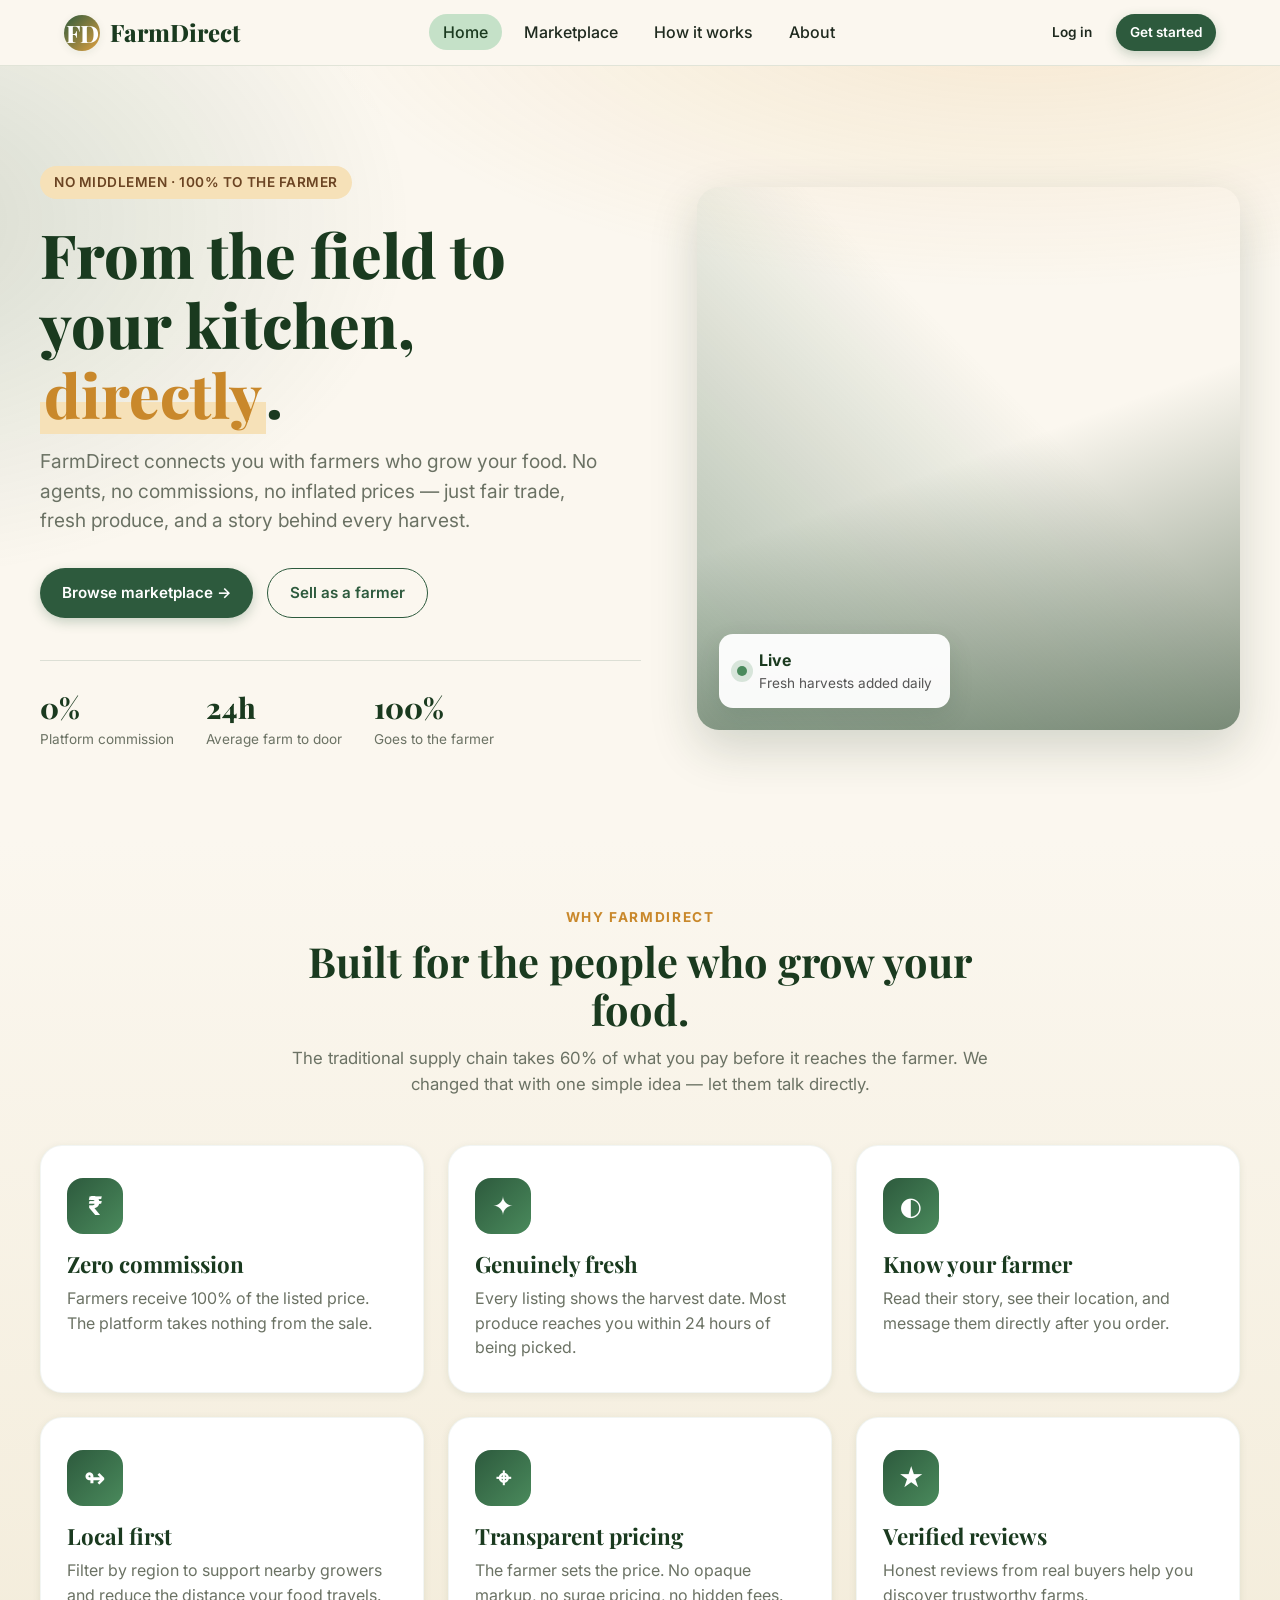
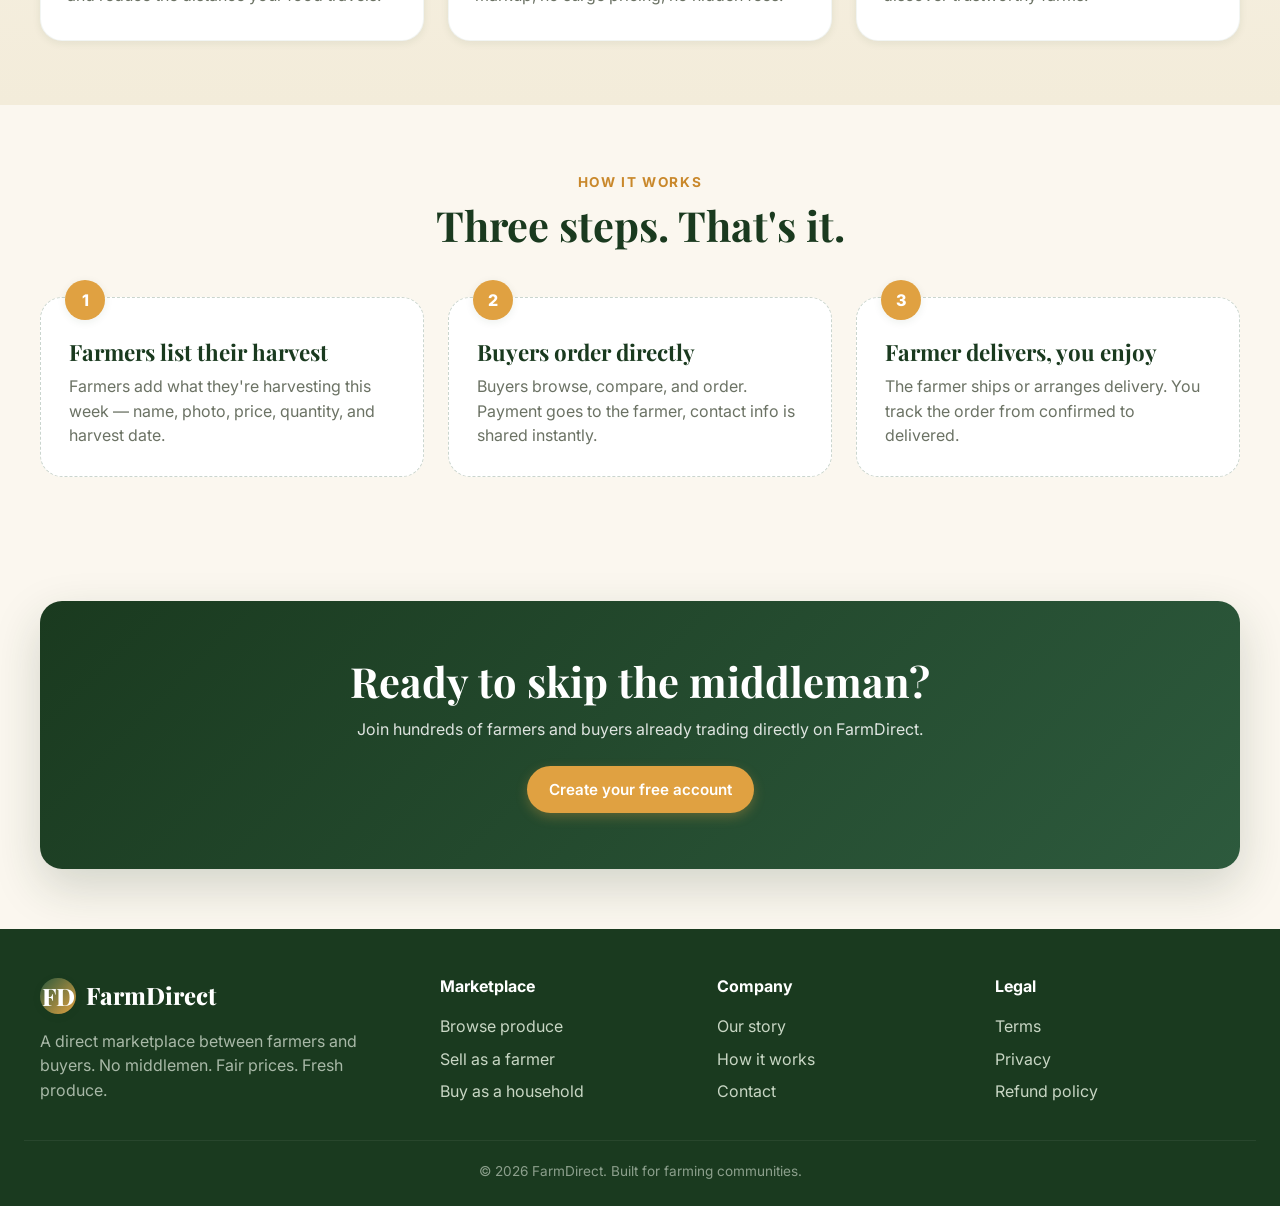
<file: farm-direct/frontend/index.html>
<!doctype html>
<html lang="en">
<head>
<meta charset="utf-8" />
<meta name="viewport" content="width=device-width,initial-scale=1" />
<title>FarmDirect — Farm to Table, with no one in between</title>
<meta name="description" content="A direct marketplace between farmers and buyers. Fair prices, fresh produce, zero middlemen.">
<link rel="stylesheet" href="css/style.css" />
</head>
<body data-page="home">
<div id="navbar"></div>

<section class="hero">
  <div class="hero-inner">
    <div>
      <span class="hero-eyebrow">No middlemen · 100% to the farmer</span>
      <h1>From the field to your kitchen, <em>directly</em>.</h1>
      <p class="lead">
        FarmDirect connects you with farmers who grow your food. No agents, no
        commissions, no inflated prices — just fair trade, fresh produce, and
        a story behind every harvest.
      </p>
      <div class="hero-cta">
        <a href="products.html" class="btn btn-primary">Browse marketplace →</a>
        <a href="register.html" class="btn btn-outline">Sell as a farmer</a>
      </div>
      <div class="hero-stats">
        <div>
          <div class="stat-num">0%</div>
          <div class="stat-label">Platform commission</div>
        </div>
        <div>
          <div class="stat-num">24h</div>
          <div class="stat-label">Average farm to door</div>
        </div>
        <div>
          <div class="stat-num">100%</div>
          <div class="stat-label">Goes to the farmer</div>
        </div>
      </div>
    </div>
    <div class="hero-visual">
      <div class="hero-badge">
        <span class="dot"></span>
        <div>
          <strong>Live</strong>
          <div style="font-size:.85rem; color:#555;">Fresh harvests added daily</div>
        </div>
      </div>
    </div>
  </div>
</section>

<section class="section features" id="about">
  <div class="section-head">
    <span class="kicker">Why FarmDirect</span>
    <h2>Built for the people who grow your food.</h2>
    <p>The traditional supply chain takes 60% of what you pay before it reaches the farmer.
       We changed that with one simple idea — let them talk directly.</p>
  </div>
  <div class="feature-grid">
    <div class="feature-card">
      <div class="feature-icon">₹</div>
      <h3>Zero commission</h3>
      <p>Farmers receive 100% of the listed price. The platform takes nothing from the sale.</p>
    </div>
    <div class="feature-card">
      <div class="feature-icon">✦</div>
      <h3>Genuinely fresh</h3>
      <p>Every listing shows the harvest date. Most produce reaches you within 24 hours of being picked.</p>
    </div>
    <div class="feature-card">
      <div class="feature-icon">◐</div>
      <h3>Know your farmer</h3>
      <p>Read their story, see their location, and message them directly after you order.</p>
    </div>
    <div class="feature-card">
      <div class="feature-icon">↬</div>
      <h3>Local first</h3>
      <p>Filter by region to support nearby growers and reduce the distance your food travels.</p>
    </div>
    <div class="feature-card">
      <div class="feature-icon">⌖</div>
      <h3>Transparent pricing</h3>
      <p>The farmer sets the price. No opaque markup, no surge pricing, no hidden fees.</p>
    </div>
    <div class="feature-card">
      <div class="feature-icon">★</div>
      <h3>Verified reviews</h3>
      <p>Honest reviews from real buyers help you discover trustworthy farms.</p>
    </div>
  </div>
</section>

<section class="section" id="how">
  <div class="section-head">
    <span class="kicker">How it works</span>
    <h2>Three steps. That's it.</h2>
  </div>
  <div class="steps">
    <div class="step">
      <div class="num">1</div>
      <h3>Farmers list their harvest</h3>
      <p>Farmers add what they're harvesting this week — name, photo, price, quantity, and harvest date.</p>
    </div>
    <div class="step">
      <div class="num">2</div>
      <h3>Buyers order directly</h3>
      <p>Buyers browse, compare, and order. Payment goes to the farmer, contact info is shared instantly.</p>
    </div>
    <div class="step">
      <div class="num">3</div>
      <h3>Farmer delivers, you enjoy</h3>
      <p>The farmer ships or arranges delivery. You track the order from confirmed to delivered.</p>
    </div>
  </div>
</section>

<div class="cta-banner">
  <h2>Ready to skip the middleman?</h2>
  <p>Join hundreds of farmers and buyers already trading directly on FarmDirect.</p>
  <a href="register.html" class="btn btn-gold">Create your free account</a>
</div>

<div id="footer"></div>
<script src="js/api.js"></script>
</body>
</html>
</file>
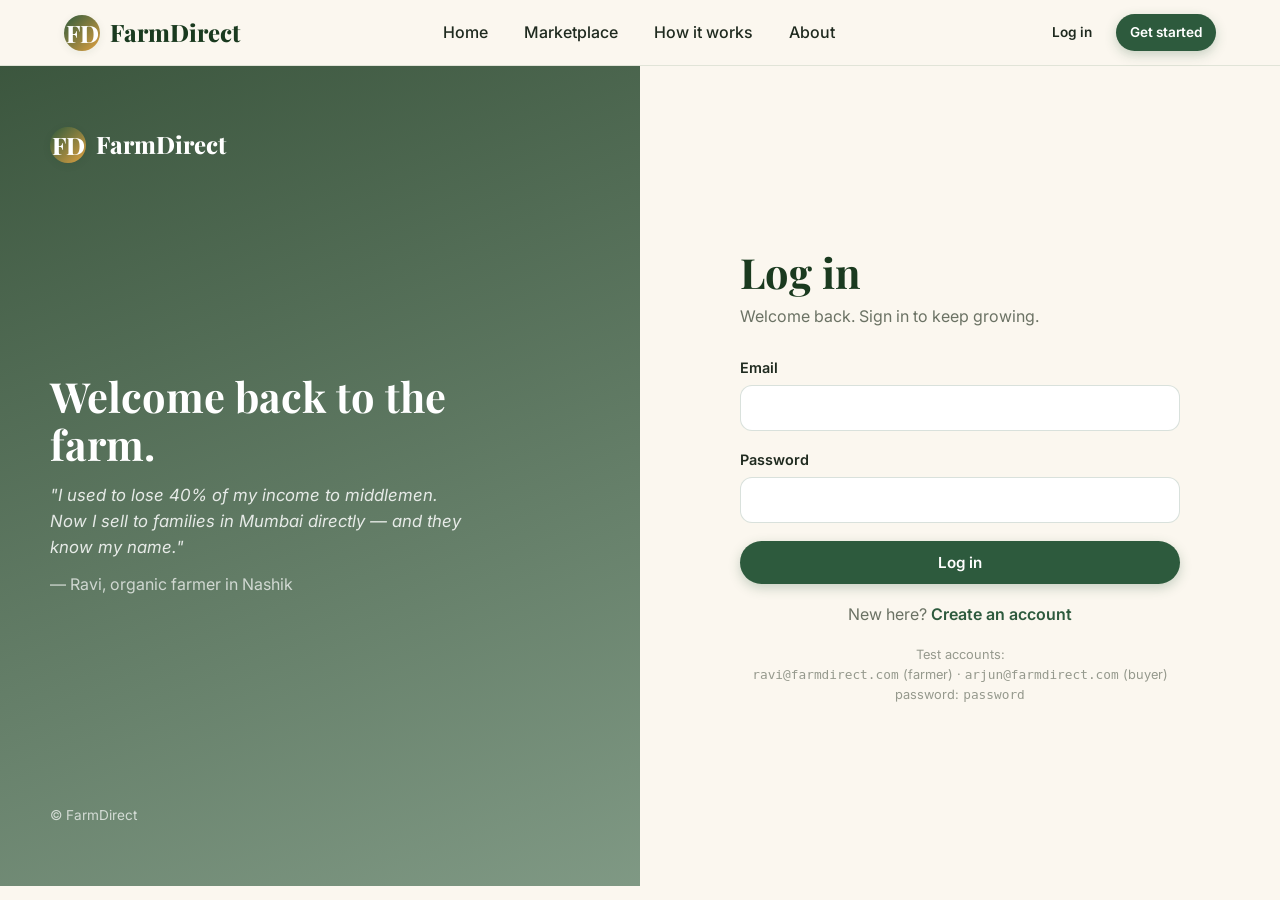
<file: farm-direct/frontend/buyer-dashboard.html>
<!doctype html>
<html lang="en">
<head>
<meta charset="utf-8" />
<meta name="viewport" content="width=device-width,initial-scale=1" />
<title>My Orders — FarmDirect</title>
<link rel="stylesheet" href="css/style.css" />
</head>
<body data-page="dashboard">
<div id="navbar"></div>

<header class="page-header">
  <div class="page-header-inner">
    <h1>Welcome, <span id="hi">friend</span>.</h1>
    <p>Track your orders and discover what's freshly harvested today.</p>
  </div>
</header>

<main class="container">
  <div class="dash-grid" id="kpis"></div>

  <div class="dash-section">
    <h2>Your orders <a href="products.html" class="btn btn-primary btn-sm">Shop more</a></h2>
    <div id="orders" class="table-wrap">
      <div class="empty"><h3>Loading…</h3></div>
    </div>
  </div>
</main>

<div id="footer"></div>
<script src="js/api.js"></script>
<script>
if (!requireAuth('BUYER')) { /* will redirect */ } else {
  document.getElementById('hi').textContent = (Auth.user().name || 'friend').split(' ')[0];
  loadAll();
}

async function loadAll() {
  try {
    const orders = await Api.buyerOrders();
    renderKpis(orders);
    renderOrders(orders);
  } catch (err) {
    document.getElementById('orders').innerHTML =
      `<div class="empty"><h3>Could not load</h3><p>${escapeHtml(err.message)}</p></div>`;
  }
}

function renderKpis(orders) {
  const total   = orders.length;
  const active  = orders.filter(o => ['PENDING','CONFIRMED','SHIPPED'].includes(o.status)).length;
  const done    = orders.filter(o => o.status === 'DELIVERED').length;
  const spent   = orders.reduce((s, o) => s + Number(o.totalPrice || 0), 0);
  document.getElementById('kpis').innerHTML = `
    <div class="kpi"><small>Total orders</small><div class="v">${total}</div></div>
    <div class="kpi"><small>In progress</small><div class="v">${active}</div></div>
    <div class="kpi"><small>Delivered</small><div class="v">${done}</div></div>
    <div class="kpi"><small>Total spent</small><div class="v">${fmtMoney(spent)}</div></div>
  `;
}

function renderOrders(orders) {
  if (!orders.length) {
    document.getElementById('orders').innerHTML =
      `<div class="empty"><h3>No orders yet</h3><p>Browse the marketplace and order from a farmer near you.</p>
       <p style="margin-top:12px;"><a class="btn btn-primary" href="products.html">Browse marketplace</a></p></div>`;
    return;
  }
  document.getElementById('orders').innerHTML = `
    <table>
      <thead>
        <tr><th>Product</th><th>Farmer</th><th>Qty</th><th>Total</th><th>Status</th><th>Ordered</th><th>Contact</th></tr>
      </thead>
      <tbody>
        ${orders.map(o => `
          <tr>
            <td><strong>${escapeHtml(o.productName || '—')}</strong></td>
            <td>${escapeHtml(o.farmerName || '—')}</td>
            <td>${o.quantity} ${escapeHtml(o.productUnit || '')}</td>
            <td><strong>${fmtMoney(o.totalPrice)}</strong></td>
            <td><span class="status-pill status-${o.status.toLowerCase()}">${o.status}</span></td>
            <td>${fmtDate(o.createdAt)}</td>
            <td>${escapeHtml(o.farmerPhone || '—')}</td>
          </tr>
        `).join('')}
      </tbody>
    </table>
  `;
}
</script>
</body>
</html>
</file>
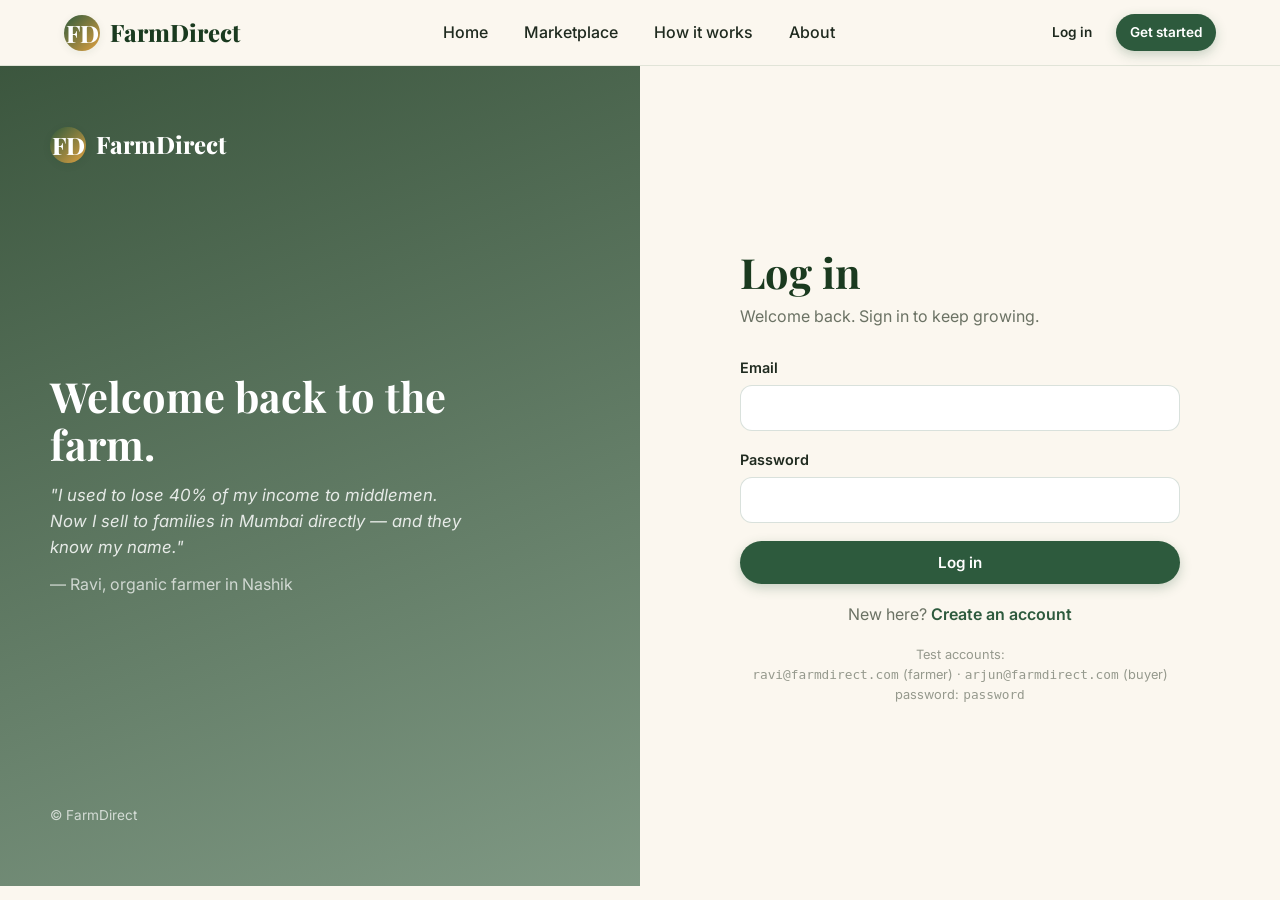
<file: farm-direct/frontend/farmer-dashboard.html>
<!doctype html>
<html lang="en">
<head>
<meta charset="utf-8" />
<meta name="viewport" content="width=device-width,initial-scale=1" />
<title>Farmer Dashboard — FarmDirect</title>
<link rel="stylesheet" href="css/style.css" />
</head>
<body data-page="dashboard">
<div id="navbar"></div>

<header class="page-header">
  <div class="page-header-inner">
    <h1>Welcome, <span id="hi">farmer</span>.</h1>
    <p>List your harvest, fulfil orders, and grow your direct customer base.</p>
  </div>
</header>

<main class="container">
  <div class="dash-grid" id="kpis"></div>

  <div class="dash-section">
    <h2>Your products
      <button class="btn btn-primary btn-sm" id="addBtn">＋ Add product</button>
    </h2>
    <div id="products" class="table-wrap"><div class="empty"><h3>Loading…</h3></div></div>
  </div>

  <div class="dash-section">
    <h2>Incoming orders</h2>
    <div id="orders" class="table-wrap"><div class="empty"><h3>Loading…</h3></div></div>
  </div>
</main>

<!-- Product modal -->
<div class="modal-overlay" id="prodModal">
  <div class="modal">
    <h2 id="prodModalTitle">Add product</h2>
    <form id="prodForm">
      <input type="hidden" id="pid" />
      <div class="form-group">
        <label>Name</label>
        <input id="pname" class="input" required />
      </div>
      <div class="form-row">
        <div class="form-group">
          <label>Category</label>
          <select id="pcategory" class="select" required>
            <option>Vegetables</option>
            <option>Fruits</option>
            <option>Grains</option>
            <option>Dairy</option>
            <option>Spices</option>
            <option>Other</option>
          </select>
        </div>
        <div class="form-group">
          <label>Unit</label>
          <input id="punit" class="input" placeholder="kg, dozen, litre…" required />
        </div>
      </div>
      <div class="form-row">
        <div class="form-group">
          <label>Price per unit (₹)</label>
          <input id="pprice" type="number" step="0.01" min="0.01" class="input" required />
        </div>
        <div class="form-group">
          <label>Quantity available</label>
          <input id="pqty" type="number" min="1" class="input" required />
        </div>
      </div>
      <div class="form-group">
        <label>Harvest date</label>
        <input id="phdate" type="date" class="input" />
      </div>
      <div class="form-group">
        <label>Image URL</label>
        <input id="pimg" class="input" placeholder="https://…" />
      </div>
      <div class="form-group">
        <label>Description</label>
        <textarea id="pdesc" class="textarea" placeholder="Tell buyers what makes this special…"></textarea>
      </div>
      <div style="display:flex; gap:10px; justify-content:flex-end;">
        <button type="button" class="btn btn-ghost" id="closeProd">Cancel</button>
        <button type="submit" class="btn btn-primary" id="saveProd">Save</button>
      </div>
    </form>
  </div>
</div>

<div id="footer"></div>
<script src="js/api.js"></script>
<script>
if (!requireAuth('FARMER')) { /* redirect */ } else {
  document.getElementById('hi').textContent = (Auth.user().name || 'farmer').split(' ')[0];
  loadAll();
}

let myProducts = [];

async function loadAll() {
  try {
    const [products, orders] = await Promise.all([Api.myProducts(), Api.farmerOrders()]);
    myProducts = products;
    renderKpis(products, orders);
    renderProducts(products);
    renderOrders(orders);
  } catch (err) {
    toast(err.message || 'Could not load dashboard', 'error');
  }
}

function renderKpis(products, orders) {
  const totalRevenue = orders.filter(o => o.status !== 'CANCELLED').reduce((s,o)=>s+Number(o.totalPrice||0), 0);
  const pendingOrders = orders.filter(o => ['PENDING','CONFIRMED','SHIPPED'].includes(o.status)).length;
  document.getElementById('kpis').innerHTML = `
    <div class="kpi"><small>Listed products</small><div class="v">${products.length}</div></div>
    <div class="kpi"><small>Orders received</small><div class="v">${orders.length}</div></div>
    <div class="kpi"><small>Active orders</small><div class="v">${pendingOrders}</div></div>
    <div class="kpi"><small>Total revenue</small><div class="v">${fmtMoney(totalRevenue)}</div></div>
  `;
}

function renderProducts(items) {
  if (!items.length) {
    document.getElementById('products').innerHTML =
      `<div class="empty"><h3>No products yet</h3><p>Add your first harvest to start selling.</p></div>`;
    return;
  }
  document.getElementById('products').innerHTML = `
    <table>
      <thead><tr><th>Product</th><th>Category</th><th>Price</th><th>Stock</th><th>Harvested</th><th></th></tr></thead>
      <tbody>
        ${items.map(p => `
          <tr>
            <td><strong>${escapeHtml(p.name)}</strong></td>
            <td>${escapeHtml(p.category)}</td>
            <td>${fmtMoney(p.pricePerUnit)} / ${escapeHtml(p.unit)}</td>
            <td>${p.quantityAvailable} ${escapeHtml(p.unit)}</td>
            <td>${fmtDate(p.harvestDate)}</td>
            <td style="text-align:right;">
              <button class="btn btn-ghost btn-sm" onclick="editProduct(${p.id})">Edit</button>
              <button class="btn btn-ghost btn-sm" onclick="deleteProduct(${p.id})" style="color:var(--danger);">Delete</button>
            </td>
          </tr>
        `).join('')}
      </tbody>
    </table>
  `;
}

function renderOrders(orders) {
  if (!orders.length) {
    document.getElementById('orders').innerHTML =
      `<div class="empty"><h3>No orders yet</h3><p>Once a buyer orders, you'll see them here with their contact details.</p></div>`;
    return;
  }
  document.getElementById('orders').innerHTML = `
    <table>
      <thead>
        <tr><th>Product</th><th>Buyer</th><th>Contact</th><th>Address</th><th>Qty</th><th>Total</th><th>Status</th><th>Update</th></tr>
      </thead>
      <tbody>
        ${orders.map(o => `
          <tr>
            <td><strong>${escapeHtml(o.productName)}</strong></td>
            <td>${escapeHtml(o.buyerName)}</td>
            <td>${escapeHtml(o.buyerPhone || '—')}</td>
            <td style="max-width:200px;">${escapeHtml(o.deliveryAddress || '—')}</td>
            <td>${o.quantity} ${escapeHtml(o.productUnit || '')}</td>
            <td><strong>${fmtMoney(o.totalPrice)}</strong></td>
            <td><span class="status-pill status-${o.status.toLowerCase()}">${o.status}</span></td>
            <td>
              <select class="select" style="padding:6px 10px; font-size:.85rem;" onchange="updateStatus(${o.id}, this.value)">
                ${['PENDING','CONFIRMED','SHIPPED','DELIVERED','CANCELLED']
                  .map(s => `<option value="${s}" ${s===o.status?'selected':''}>${s}</option>`).join('')}
              </select>
            </td>
          </tr>
        `).join('')}
      </tbody>
    </table>
  `;
}

window.editProduct = function(id) {
  const p = myProducts.find(x => x.id === id);
  if (!p) return;
  document.getElementById('prodModalTitle').textContent = 'Edit product';
  document.getElementById('pid').value = p.id;
  document.getElementById('pname').value = p.name;
  document.getElementById('pcategory').value = p.category;
  document.getElementById('punit').value = p.unit;
  document.getElementById('pprice').value = p.pricePerUnit;
  document.getElementById('pqty').value = p.quantityAvailable;
  document.getElementById('phdate').value = p.harvestDate || '';
  document.getElementById('pimg').value = p.imageUrl || '';
  document.getElementById('pdesc').value = p.description || '';
  document.getElementById('prodModal').classList.add('show');
};

window.deleteProduct = async function(id) {
  if (!confirm('Delete this product? This cannot be undone.')) return;
  try {
    await Api.deleteProduct(id);
    toast('Product deleted');
    loadAll();
  } catch (err) { toast(err.message, 'error'); }
};

window.updateStatus = async function(id, status) {
  try {
    await Api.setOrderStatus(id, status);
    toast('Order status updated');
    loadAll();
  } catch (err) { toast(err.message, 'error'); }
};

document.getElementById('addBtn').addEventListener('click', () => {
  document.getElementById('prodModalTitle').textContent = 'Add product';
  document.getElementById('prodForm').reset();
  document.getElementById('pid').value = '';
  document.getElementById('prodModal').classList.add('show');
});

document.getElementById('closeProd').addEventListener('click', () =>
  document.getElementById('prodModal').classList.remove('show'));

document.getElementById('prodForm').addEventListener('submit', async (e) => {
  e.preventDefault();
  const id = document.getElementById('pid').value;
  const body = {
    name: document.getElementById('pname').value.trim(),
    category: document.getElementById('pcategory').value,
    description: document.getElementById('pdesc').value.trim(),
    pricePerUnit: Number(document.getElementById('pprice').value),
    unit: document.getElementById('punit').value.trim(),
    quantityAvailable: Number(document.getElementById('pqty').value),
    harvestDate: document.getElementById('phdate').value || null,
    imageUrl: document.getElementById('pimg').value.trim() || null,
  };
  const btn = document.getElementById('saveProd');
  btn.disabled = true; btn.textContent = 'Saving…';
  try {
    if (id) await Api.updateProduct(id, body);
    else    await Api.createProduct(body);
    toast(id ? 'Product updated' : 'Product added');
    document.getElementById('prodModal').classList.remove('show');
    loadAll();
  } catch (err) {
    toast(err.message || 'Save failed', 'error');
  } finally {
    btn.disabled = false; btn.textContent = 'Save';
  }
});
</script>
</body>
</html>
</file>
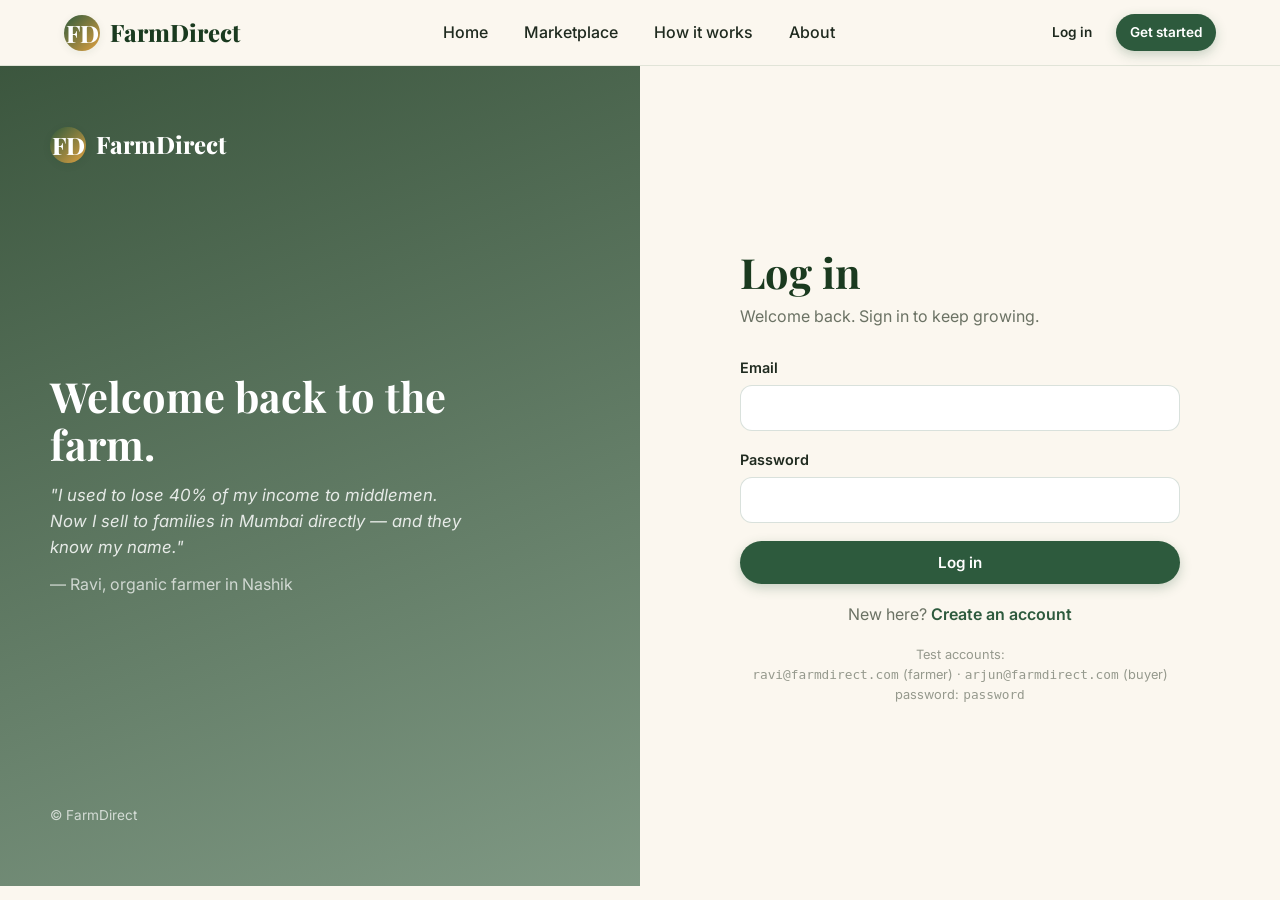
<file: farm-direct/frontend/login.html>
<!doctype html>
<html lang="en">
<head>
<meta charset="utf-8" />
<meta name="viewport" content="width=device-width,initial-scale=1" />
<title>Log in — FarmDirect</title>
<link rel="stylesheet" href="css/style.css" />
</head>
<body data-page="login">
<div id="navbar"></div>

<div class="auth-wrap">
  <aside class="auth-side">
    <div>
      <div class="brand" style="color:#fff;">
        <span class="brand-mark">FD</span>
        <span style="color:#fff;">FarmDirect</span>
      </div>
    </div>
    <div>
      <h2>Welcome back to the farm.</h2>
      <p class="auth-quote" style="margin-top:14px;">
        "I used to lose 40% of my income to middlemen. Now I sell to families
        in Mumbai directly — and they know my name."
      </p>
      <p style="margin-top:12px; opacity:0.7;">— Ravi, organic farmer in Nashik</p>
    </div>
    <div style="opacity:0.7; font-size:0.85rem;">© FarmDirect</div>
  </aside>

  <div class="auth-form-wrap">
    <form class="auth-form" id="loginForm">
      <h2>Log in</h2>
      <p class="sub">Welcome back. Sign in to keep growing.</p>

      <div class="form-group">
        <label for="email">Email</label>
        <input type="email" id="email" class="input" required autocomplete="email" />
      </div>
      <div class="form-group">
        <label for="password">Password</label>
        <input type="password" id="password" class="input" required minlength="6" autocomplete="current-password" />
      </div>

      <button type="submit" class="btn btn-primary btn-block" id="submitBtn">Log in</button>

      <div class="auth-foot">
        New here? <a href="register.html">Create an account</a>
      </div>
      <div class="auth-foot" style="font-size:0.8rem; opacity:0.7;">
        Test accounts:<br>
        <code>ravi@farmdirect.com</code> (farmer) · <code>arjun@farmdirect.com</code> (buyer)<br>
        password: <code>password</code>
      </div>
    </form>
  </div>
</div>

<script src="js/api.js"></script>
<script>
document.getElementById('loginForm').addEventListener('submit', async (e) => {
  e.preventDefault();
  const btn = document.getElementById('submitBtn');
  btn.disabled = true; btn.textContent = 'Signing in…';
  try {
    const res = await Api.login({
      email: document.getElementById('email').value.trim(),
      password: document.getElementById('password').value,
    });
    Auth.set(res.token, { id: res.userId, name: res.name, email: res.email, role: res.role });
    toast('Welcome back, ' + res.name + '!');
    const params = new URLSearchParams(location.search);
    const redirect = params.get('redirect');
    setTimeout(() => {
      location.href = redirect ||
        (res.role === 'FARMER' ? 'farmer-dashboard.html' : 'buyer-dashboard.html');
    }, 600);
  } catch (err) {
    toast(err.message || 'Login failed', 'error');
    btn.disabled = false; btn.textContent = 'Log in';
  }
});
</script>
</body>
</html>
</file>
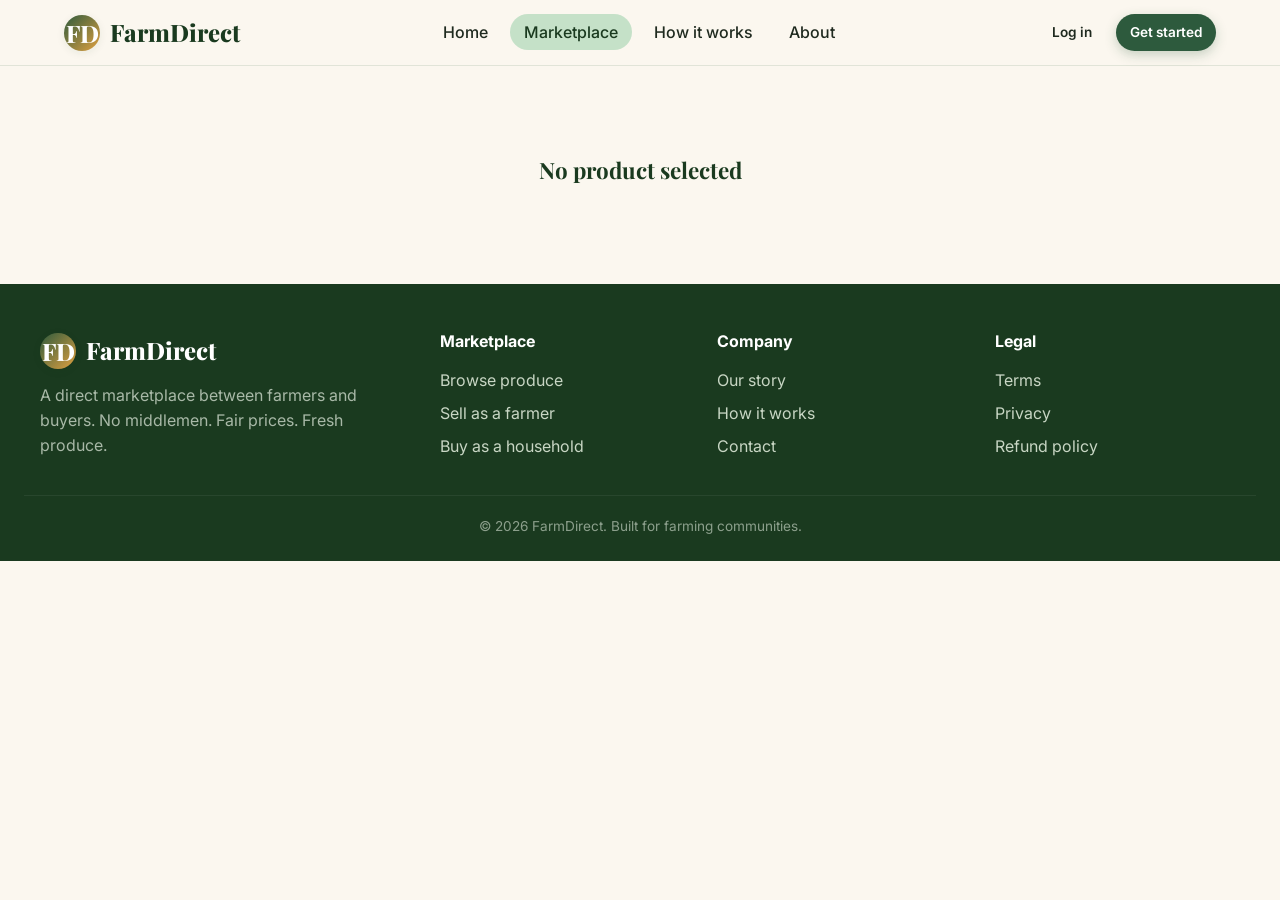
<file: farm-direct/frontend/product-detail.html>
<!doctype html>
<html lang="en">
<head>
<meta charset="utf-8" />
<meta name="viewport" content="width=device-width,initial-scale=1" />
<title>Product — FarmDirect</title>
<link rel="stylesheet" href="css/style.css" />
</head>
<body data-page="products">
<div id="navbar"></div>

<main class="container" id="root">
  <div class="empty"><h3>Loading…</h3></div>
</main>

<div class="modal-overlay" id="orderModal">
  <div class="modal">
    <h2>Place your order</h2>
    <form id="orderForm">
      <div class="form-group">
        <label>Quantity</label>
        <input type="number" id="qty" class="input" value="1" min="1" required />
      </div>
      <div class="form-group">
        <label>Delivery address</label>
        <textarea id="address" class="textarea" required placeholder="House, street, city, pin code…"></textarea>
      </div>
      <div class="form-group">
        <label>Notes for the farmer <span style="color:var(--muted); font-weight:400;">(optional)</span></label>
        <textarea id="notes" class="textarea" placeholder="Preferred delivery time, ripeness preference…"></textarea>
      </div>
      <div id="orderTotal" style="background:var(--cream-2); padding:12px 16px; border-radius:12px; margin:14px 0; font-weight:600;"></div>
      <div style="display:flex; gap:10px; justify-content:flex-end;">
        <button type="button" class="btn btn-ghost" id="cancelOrder">Cancel</button>
        <button type="submit" class="btn btn-primary" id="confirmOrder">Confirm order</button>
      </div>
    </form>
  </div>
</div>

<div id="footer"></div>
<script src="js/api.js"></script>
<script>
const id = new URLSearchParams(location.search).get('id');
let product = null;

async function load() {
  if (!id) { document.getElementById('root').innerHTML = '<div class="empty"><h3>No product selected</h3></div>'; return; }
  try {
    product = await Api.getProduct(id);
    render();
  } catch (err) {
    document.getElementById('root').innerHTML = `<div class="empty"><h3>Could not load</h3><p>${escapeHtml(err.message)}</p></div>`;
  }
}

function render() {
  const p = product;
  const initials = (p.farmerName || 'F').split(' ').map(x => x[0]).slice(0,2).join('').toUpperCase();
  document.getElementById('root').innerHTML = `
    <a href="products.html" style="display:inline-block; margin-bottom:20px; color:var(--green-700); font-weight:600;">← Back to marketplace</a>
    <div class="detail-grid">
      <div class="detail-img" style="background-image:url('${escapeHtml(p.imageUrl || '')}')"></div>
      <div class="detail-info">
        <span class="detail-cat">${escapeHtml(p.category)}</span>
        <h1>${escapeHtml(p.name)}</h1>
        <div class="detail-price">${fmtMoney(p.pricePerUnit)} <small>per ${escapeHtml(p.unit)}</small></div>

        <p style="color:var(--muted); margin-bottom:8px;">${escapeHtml(p.description || 'Fresh from the farm.')}</p>

        <div class="detail-meta">
          <div><small>Available</small><strong>${p.quantityAvailable} ${escapeHtml(p.unit)}</strong></div>
          <div><small>Harvested</small><strong>${fmtDate(p.harvestDate)}</strong></div>
          <div><small>Category</small><strong>${escapeHtml(p.category)}</strong></div>
          <div><small>Origin</small><strong>${escapeHtml(p.farmerLocation || '—')}</strong></div>
        </div>

        <div class="farmer-card">
          <div class="farmer-avatar">${escapeHtml(initials)}</div>
          <div>
            <strong>${escapeHtml(p.farmerName || 'Farmer')}</strong>
            <div class="meta">${escapeHtml(p.farmerLocation || '')}</div>
          </div>
        </div>

        <button class="btn btn-primary" id="orderBtn" ${p.quantityAvailable<1?'disabled':''}>
          ${p.quantityAvailable<1 ? 'Out of stock' : 'Order now'}
        </button>
      </div>
    </div>
  `;
  document.getElementById('orderBtn').addEventListener('click', openOrder);
}

function openOrder() {
  if (!Auth.isLoggedIn()) {
    toast('Please log in to place an order', 'info');
    setTimeout(() => location.href = 'login.html?redirect=' + encodeURIComponent(location.pathname + location.search), 700);
    return;
  }
  if (!Auth.isBuyer()) { toast('Only buyer accounts can place orders', 'error'); return; }
  document.getElementById('qty').max = product.quantityAvailable;
  updateTotal();
  document.getElementById('orderModal').classList.add('show');
}

function updateTotal() {
  const q = Math.max(1, Number(document.getElementById('qty').value || 1));
  const total = q * Number(product.pricePerUnit);
  document.getElementById('orderTotal').textContent =
    `Total: ${fmtMoney(total)} (${q} × ${fmtMoney(product.pricePerUnit)})`;
}

document.addEventListener('input', (e) => { if (e.target.id === 'qty') updateTotal(); });
document.getElementById('cancelOrder').addEventListener('click', () =>
  document.getElementById('orderModal').classList.remove('show'));

document.getElementById('orderForm').addEventListener('submit', async (e) => {
  e.preventDefault();
  const btn = document.getElementById('confirmOrder');
  btn.disabled = true; btn.textContent = 'Placing…';
  try {
    await Api.placeOrder({
      productId: product.id,
      quantity: Number(document.getElementById('qty').value),
      deliveryAddress: document.getElementById('address').value.trim(),
      notes: document.getElementById('notes').value.trim(),
    });
    toast('Order placed! The farmer has been notified.');
    setTimeout(() => location.href = 'buyer-dashboard.html', 800);
  } catch (err) {
    toast(err.message || 'Order failed', 'error');
    btn.disabled = false; btn.textContent = 'Confirm order';
  }
});

load();
</script>
</body>
</html>
</file>
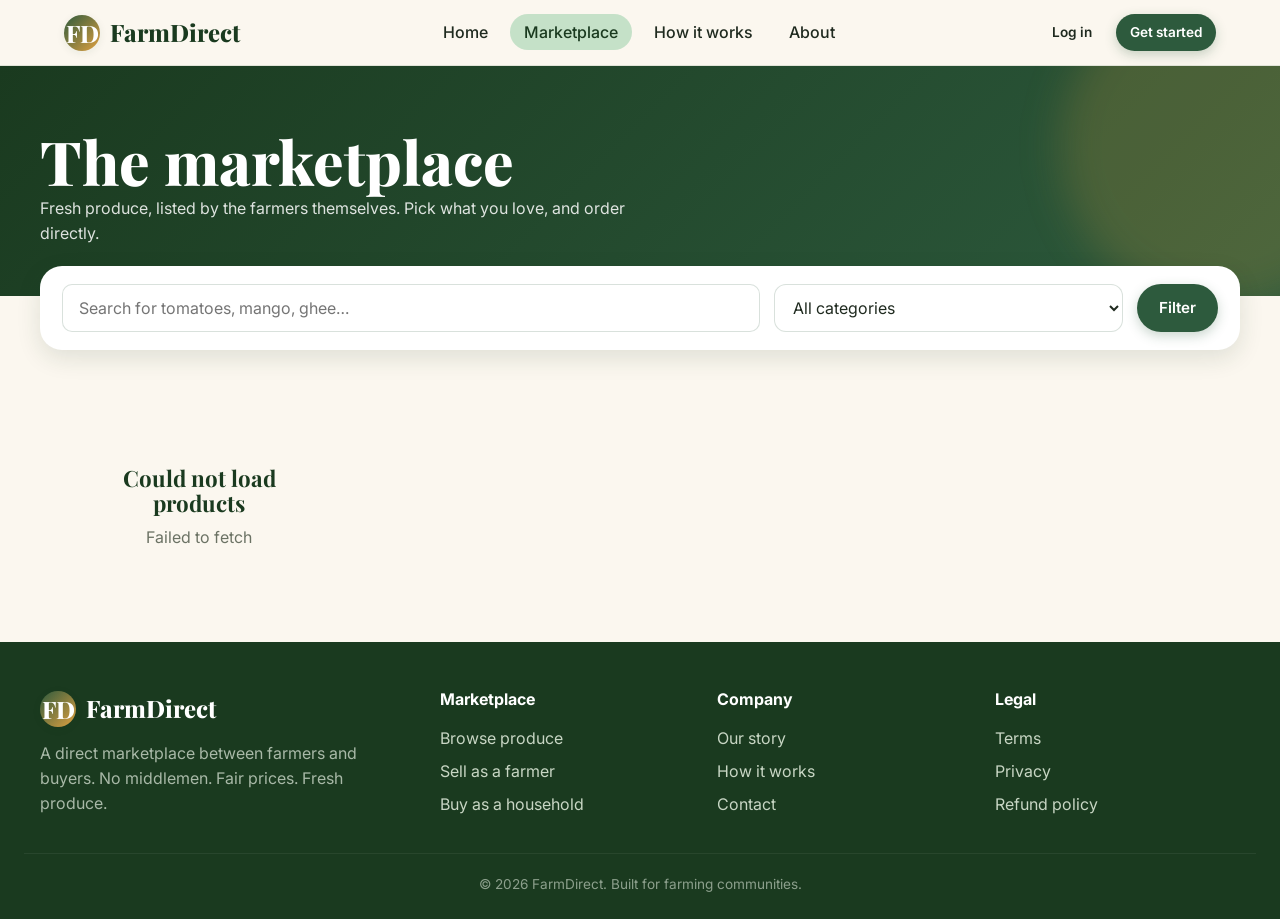
<file: farm-direct/frontend/products.html>
<!doctype html>
<html lang="en">
<head>
<meta charset="utf-8" />
<meta name="viewport" content="width=device-width,initial-scale=1" />
<title>Marketplace — FarmDirect</title>
<link rel="stylesheet" href="css/style.css" />
</head>
<body data-page="products">
<div id="navbar"></div>

<header class="page-header">
  <div class="page-header-inner">
    <h1>The marketplace</h1>
    <p>Fresh produce, listed by the farmers themselves. Pick what you love, and order directly.</p>
  </div>
</header>

<div class="toolbar">
  <input type="search" id="search" class="input" placeholder="Search for tomatoes, mango, ghee…" />
  <select id="category" class="select">
    <option value="">All categories</option>
    <option>Vegetables</option>
    <option>Fruits</option>
    <option>Grains</option>
    <option>Dairy</option>
    <option>Spices</option>
    <option>Other</option>
  </select>
  <button class="btn btn-primary" id="searchBtn">Filter</button>
</div>

<main class="container">
  <div id="grid" class="products-grid">
    <div class="empty"><h3>Loading fresh produce…</h3></div>
  </div>
</main>

<div id="footer"></div>
<script src="js/api.js"></script>
<script>
async function load() {
  const grid = document.getElementById('grid');
  grid.innerHTML = '<div class="empty"><h3>Loading…</h3></div>';
  try {
    const items = await Api.listProducts({
      category: document.getElementById('category').value,
      search:   document.getElementById('search').value.trim(),
    });
    if (!items.length) {
      grid.innerHTML = '<div class="empty"><h3>No produce found</h3><p>Try clearing your filters or searching for something else.</p></div>';
      return;
    }
    grid.innerHTML = items.map(p => `
      <a class="product-card" href="product-detail.html?id=${p.id}">
        <div class="product-img" style="background-image:url('${escapeHtml(p.imageUrl || '')}')">
          <span class="product-cat">${escapeHtml(p.category)}</span>
        </div>
        <div class="product-body">
          <h3>${escapeHtml(p.name)}</h3>
          <div class="product-farmer">◐ ${escapeHtml(p.farmerName || '')} · ${escapeHtml(p.farmerLocation || '')}</div>
          <div class="product-bottom">
            <div class="product-price">${fmtMoney(p.pricePerUnit)} <small>/ ${escapeHtml(p.unit)}</small></div>
            <span class="btn btn-outline btn-sm">View</span>
          </div>
        </div>
      </a>
    `).join('');
  } catch (err) {
    grid.innerHTML = `<div class="empty"><h3>Could not load products</h3><p>${escapeHtml(err.message)}</p></div>`;
  }
}

document.getElementById('searchBtn').addEventListener('click', load);
document.getElementById('search').addEventListener('keydown', (e) => { if (e.key === 'Enter') load(); });
document.getElementById('category').addEventListener('change', load);

load();

const params = new URLSearchParams(location.search);
if (params.get('category')) {
  document.getElementById('category').value = params.get('category');
  load();
}
</script>
</body>
</html>
</file>
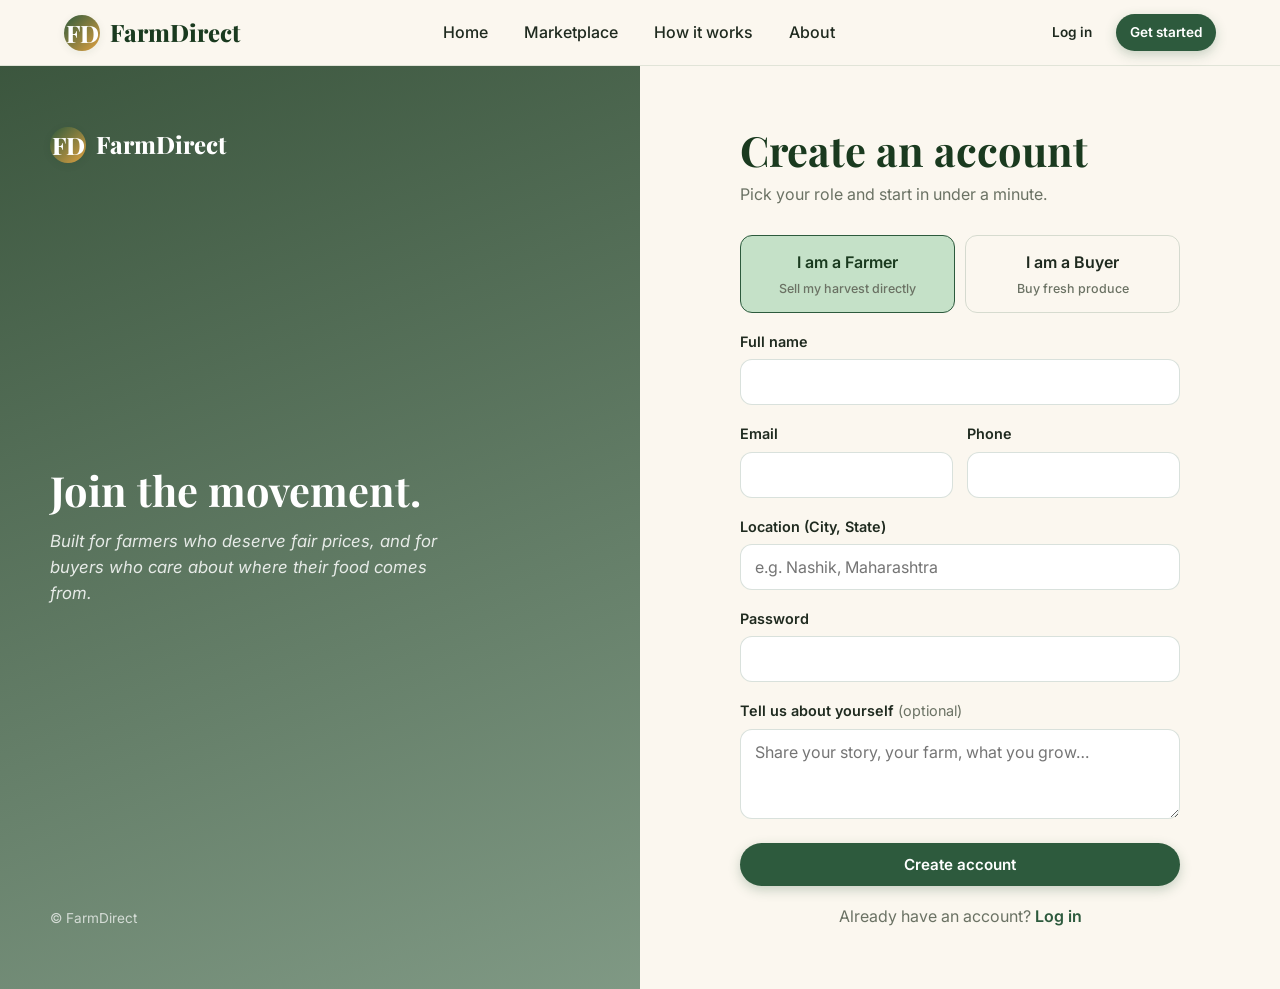
<file: farm-direct/frontend/register.html>
<!doctype html>
<html lang="en">
<head>
<meta charset="utf-8" />
<meta name="viewport" content="width=device-width,initial-scale=1" />
<title>Create account — FarmDirect</title>
<link rel="stylesheet" href="css/style.css" />
</head>
<body data-page="register">
<div id="navbar"></div>

<div class="auth-wrap">
  <aside class="auth-side">
    <div>
      <div class="brand" style="color:#fff;">
        <span class="brand-mark">FD</span>
        <span style="color:#fff;">FarmDirect</span>
      </div>
    </div>
    <div>
      <h2>Join the movement.</h2>
      <p class="auth-quote" style="margin-top:14px;">
        Built for farmers who deserve fair prices, and for buyers
        who care about where their food comes from.
      </p>
    </div>
    <div style="opacity:0.7; font-size:0.85rem;">© FarmDirect</div>
  </aside>

  <div class="auth-form-wrap">
    <form class="auth-form" id="registerForm">
      <h2>Create an account</h2>
      <p class="sub">Pick your role and start in under a minute.</p>

      <div class="role-toggle">
        <label>
          <input type="radio" name="role" value="FARMER" checked />
          <span>I am a Farmer
            <span class="role-desc">Sell my harvest directly</span>
          </span>
        </label>
        <label>
          <input type="radio" name="role" value="BUYER" />
          <span>I am a Buyer
            <span class="role-desc">Buy fresh produce</span>
          </span>
        </label>
      </div>

      <div class="form-group">
        <label for="name">Full name</label>
        <input type="text" id="name" class="input" required />
      </div>

      <div class="form-row">
        <div class="form-group">
          <label for="email">Email</label>
          <input type="email" id="email" class="input" required />
        </div>
        <div class="form-group">
          <label for="phone">Phone</label>
          <input type="text" id="phone" class="input" required />
        </div>
      </div>

      <div class="form-group">
        <label for="location">Location (City, State)</label>
        <input type="text" id="location" class="input" placeholder="e.g. Nashik, Maharashtra" required />
      </div>

      <div class="form-group">
        <label for="password">Password</label>
        <input type="password" id="password" class="input" required minlength="6" />
      </div>

      <div class="form-group">
        <label for="bio">Tell us about yourself <span style="color:var(--muted); font-weight:400;">(optional)</span></label>
        <textarea id="bio" class="textarea" placeholder="Share your story, your farm, what you grow…"></textarea>
      </div>

      <button type="submit" class="btn btn-primary btn-block" id="submitBtn">Create account</button>

      <div class="auth-foot">
        Already have an account? <a href="login.html">Log in</a>
      </div>
    </form>
  </div>
</div>

<script src="js/api.js"></script>
<script>
document.getElementById('registerForm').addEventListener('submit', async (e) => {
  e.preventDefault();
  const btn = document.getElementById('submitBtn');
  btn.disabled = true; btn.textContent = 'Creating account…';
  try {
    const res = await Api.register({
      name:     document.getElementById('name').value.trim(),
      email:    document.getElementById('email').value.trim(),
      password: document.getElementById('password').value,
      phone:    document.getElementById('phone').value.trim(),
      location: document.getElementById('location').value.trim(),
      bio:      document.getElementById('bio').value.trim(),
      role:     document.querySelector('input[name="role"]:checked').value,
    });
    Auth.set(res.token, { id: res.userId, name: res.name, email: res.email, role: res.role });
    toast('Welcome to FarmDirect, ' + res.name.split(' ')[0] + '!');
    setTimeout(() => {
      location.href = res.role === 'FARMER' ? 'farmer-dashboard.html' : 'buyer-dashboard.html';
    }, 700);
  } catch (err) {
    toast(err.message || 'Registration failed', 'error');
    btn.disabled = false; btn.textContent = 'Create account';
  }
});
</script>
</body>
</html>
</file>
<file: farm-direct/frontend/css/style.css>
/* ============================================================
   FarmDirect — global styles
   Palette: deep forest green, harvest gold, cream, soil brown
   Type:    Playfair Display (display) + Inter (UI)
   ============================================================ */

@import url('https://fonts.googleapis.com/css2?family=Inter:wght@400;500;600;700&family=Playfair+Display:wght@600;700;800&display=swap');

:root {
  --green-900: #1a3a1f;
  --green-700: #2d5a3d;
  --green-500: #4a8a5c;
  --green-200: #c5e1c8;
  --gold-600:  #c9882b;
  --gold-500:  #e0a141;
  --gold-200:  #f6e1b8;
  --cream:     #fbf7ef;
  --cream-2:   #f3ecda;
  --soil:      #6b4423;
  --ink:       #1f2a1f;
  --muted:     #6b7264;
  --danger:    #c0392b;
  --info:      #2c6e9b;
  --shadow-sm: 0 2px 8px rgba(26,58,31,0.08);
  --shadow-md: 0 8px 24px rgba(26,58,31,0.12);
  --shadow-lg: 0 18px 48px rgba(26,58,31,0.18);
  --radius:    14px;
  --radius-lg: 22px;
  --max-w:     1200px;
}

* { box-sizing: border-box; margin: 0; padding: 0; }

html, body {
  font-family: 'Inter', system-ui, -apple-system, sans-serif;
  background: var(--cream);
  color: var(--ink);
  line-height: 1.55;
  -webkit-font-smoothing: antialiased;
}

a { color: var(--green-700); text-decoration: none; }
a:hover { color: var(--gold-600); }

h1, h2, h3, h4 { font-family: 'Playfair Display', Georgia, serif; color: var(--green-900); line-height: 1.15; }
h1 { font-size: clamp(2.4rem, 5vw, 3.8rem); font-weight: 800; }
h2 { font-size: clamp(1.8rem, 3.5vw, 2.6rem); font-weight: 700; }
h3 { font-size: 1.4rem; font-weight: 700; }

img { max-width: 100%; display: block; }

/* ===== Navbar ===== */
.navbar {
  position: sticky; top: 0; z-index: 100;
  background: rgba(251, 247, 239, 0.92);
  backdrop-filter: saturate(150%) blur(10px);
  border-bottom: 1px solid rgba(45,90,61,0.12);
}
.nav-inner {
  max-width: var(--max-w); margin: 0 auto;
  display: flex; align-items: center; justify-content: space-between;
  padding: 14px 24px; gap: 24px;
}
.brand {
  display: flex; align-items: center; gap: 10px;
  font-family: 'Playfair Display', serif; font-weight: 800;
  font-size: 1.5rem; color: var(--green-900);
}
.brand-mark {
  width: 36px; height: 36px; border-radius: 50%;
  background: linear-gradient(135deg, var(--green-700), var(--gold-500));
  display: grid; place-items: center; color: #fff; font-weight: 800;
  box-shadow: var(--shadow-sm);
}
.nav-links {
  display: flex; align-items: center; gap: 8px; list-style: none;
}
.nav-links a {
  padding: 8px 14px; border-radius: 999px;
  font-weight: 500; color: var(--ink);
  transition: background .2s, color .2s;
}
.nav-links a:hover, .nav-links a.active {
  background: var(--green-200); color: var(--green-900);
}
.nav-cta {
  display: flex; gap: 10px; align-items: center;
}
#userBadge { font-weight: 600; color: var(--green-700); }

/* ===== Buttons ===== */
.btn {
  display: inline-flex; align-items: center; justify-content: center;
  gap: 8px; cursor: pointer; border: none;
  font-family: inherit; font-weight: 600; font-size: 0.95rem;
  padding: 12px 22px; border-radius: 999px;
  transition: transform .1s, box-shadow .2s, background .2s, color .2s;
}
.btn:active { transform: translateY(1px); }
.btn-primary {
  background: var(--green-700); color: #fff;
  box-shadow: 0 4px 12px rgba(45,90,61,0.25);
}
.btn-primary:hover { background: var(--green-900); box-shadow: var(--shadow-md); }
.btn-gold {
  background: var(--gold-500); color: #fff;
  box-shadow: 0 4px 12px rgba(224,161,65,0.3);
}
.btn-gold:hover { background: var(--gold-600); }
.btn-outline {
  background: transparent; color: var(--green-700);
  border: 1.5px solid var(--green-700);
}
.btn-outline:hover { background: var(--green-700); color: #fff; }
.btn-ghost { background: transparent; color: var(--ink); }
.btn-ghost:hover { background: rgba(45,90,61,0.08); }
.btn-danger { background: var(--danger); color: #fff; }
.btn-sm { padding: 8px 14px; font-size: 0.85rem; }
.btn-block { width: 100%; }

/* ===== Container ===== */
.container { max-width: var(--max-w); margin: 0 auto; padding: 32px 24px; }
.section { padding: 64px 24px; }

/* ===== Hero (landing) ===== */
.hero {
  position: relative; overflow: hidden;
  background:
    radial-gradient(1200px 500px at 80% -10%, rgba(224,161,65,0.18), transparent 60%),
    radial-gradient(900px 600px at -10% 20%, rgba(45,90,61,0.18), transparent 60%),
    var(--cream);
  padding: 100px 24px 90px;
}
.hero-inner {
  max-width: var(--max-w); margin: 0 auto;
  display: grid; grid-template-columns: 1.05fr 0.95fr; gap: 56px; align-items: center;
}
.hero-eyebrow {
  display: inline-block; padding: 6px 14px; border-radius: 999px;
  background: var(--gold-200); color: var(--soil);
  font-weight: 600; font-size: 0.85rem; letter-spacing: 0.04em;
  text-transform: uppercase; margin-bottom: 20px;
}
.hero h1 { margin-bottom: 18px; }
.hero h1 em {
  font-style: normal; color: var(--gold-600);
  background: linear-gradient(180deg, transparent 60%, var(--gold-200) 60%);
  padding: 0 4px;
}
.hero p.lead {
  font-size: 1.2rem; color: var(--muted); max-width: 560px; margin-bottom: 32px;
}
.hero-cta { display: flex; gap: 14px; flex-wrap: wrap; }

.hero-stats {
  display: flex; gap: 32px; margin-top: 42px;
  padding-top: 24px; border-top: 1px solid rgba(45,90,61,0.15);
}
.hero-stats .stat-num {
  font-family: 'Playfair Display', serif;
  font-size: 1.8rem; color: var(--green-900); font-weight: 800;
}
.hero-stats .stat-label { font-size: 0.85rem; color: var(--muted); }

.hero-visual {
  position: relative; aspect-ratio: 1/1;
  border-radius: var(--radius-lg); overflow: hidden;
  box-shadow: var(--shadow-lg);
  background:
    linear-gradient(45deg, rgba(45,90,61,0.4), transparent 60%),
    url('https://images.unsplash.com/photo-1574943320219-553eb213f72d?w=1000') center/cover;
}
.hero-visual::after {
  content: ""; position: absolute; inset: 0;
  background: linear-gradient(160deg, transparent 50%, rgba(26,58,31,0.55));
}
.hero-badge {
  position: absolute; left: 22px; bottom: 22px; z-index: 2;
  background: rgba(255,255,255,0.95); padding: 14px 18px;
  border-radius: var(--radius); box-shadow: var(--shadow-md);
  display: flex; gap: 12px; align-items: center;
}
.hero-badge .dot {
  width: 10px; height: 10px; border-radius: 50%; background: var(--green-500);
  box-shadow: 0 0 0 6px rgba(74,138,92,0.2);
}
.hero-badge strong { color: var(--green-900); }

/* ===== Features ===== */
.features {
  background: linear-gradient(180deg, var(--cream), var(--cream-2));
}
.section-head { text-align: center; max-width: 720px; margin: 0 auto 48px; }
.section-head .kicker {
  color: var(--gold-600); font-weight: 700; font-size: 0.85rem;
  letter-spacing: 0.12em; text-transform: uppercase;
}
.section-head h2 { margin: 8px 0 12px; }
.section-head p { color: var(--muted); font-size: 1.05rem; }

.feature-grid {
  display: grid; grid-template-columns: repeat(3, 1fr); gap: 24px;
  max-width: var(--max-w); margin: 0 auto;
}
.feature-card {
  background: #fff; padding: 32px 26px; border-radius: var(--radius-lg);
  box-shadow: var(--shadow-sm); transition: transform .2s, box-shadow .2s;
  border: 1px solid rgba(45,90,61,0.06);
}
.feature-card:hover { transform: translateY(-4px); box-shadow: var(--shadow-md); }
.feature-icon {
  width: 56px; height: 56px; border-radius: 16px;
  background: linear-gradient(135deg, var(--green-700), var(--green-500));
  color: #fff; display: grid; place-items: center; font-size: 1.6rem;
  margin-bottom: 18px; font-weight: 800;
}
.feature-card h3 { margin-bottom: 8px; }
.feature-card p { color: var(--muted); }

/* ===== How it works ===== */
.steps {
  display: grid; grid-template-columns: repeat(3, 1fr); gap: 24px;
  max-width: var(--max-w); margin: 0 auto;
}
.step {
  background: #fff; padding: 28px; border-radius: var(--radius-lg);
  border: 1px dashed rgba(45,90,61,0.25); position: relative;
}
.step .num {
  position: absolute; top: -18px; left: 24px;
  width: 40px; height: 40px; border-radius: 50%;
  background: var(--gold-500); color: #fff;
  display: grid; place-items: center; font-weight: 800;
  box-shadow: var(--shadow-sm);
}
.step h3 { margin: 14px 0 8px; }
.step p { color: var(--muted); }

/* ===== CTA Banner ===== */
.cta-banner {
  background: linear-gradient(135deg, var(--green-900), var(--green-700));
  color: #fff; border-radius: var(--radius-lg);
  padding: 56px 48px; text-align: center;
  max-width: var(--max-w); margin: 60px auto;
  box-shadow: var(--shadow-lg);
}
.cta-banner h2 { color: #fff; margin-bottom: 12px; }
.cta-banner p { opacity: 0.85; margin-bottom: 24px; }

/* ===== Footer ===== */
.footer {
  background: var(--green-900); color: #d8e3d5; padding: 48px 24px 24px;
}
.footer-inner {
  max-width: var(--max-w); margin: 0 auto;
  display: grid; grid-template-columns: 1.5fr 1fr 1fr 1fr; gap: 32px;
}
.footer h4 { color: #fff; margin-bottom: 14px; font-family: 'Inter', sans-serif; font-size: 1rem; }
.footer a { color: #c8d6c4; display: block; padding: 4px 0; }
.footer a:hover { color: var(--gold-500); }
.footer-bottom {
  text-align: center; opacity: 0.6; font-size: 0.85rem;
  border-top: 1px solid rgba(255,255,255,0.1);
  padding-top: 20px; margin-top: 32px;
}

/* ===== Auth pages ===== */
.auth-wrap {
  min-height: calc(100vh - 80px);
  display: grid; grid-template-columns: 1fr 1fr;
}
.auth-side {
  background:
    linear-gradient(160deg, rgba(26,58,31,0.85), rgba(45,90,61,0.6)),
    url('https://images.unsplash.com/photo-1500382017468-9049fed747ef?w=1400') center/cover;
  color: #fff; padding: 60px 50px; display: flex; flex-direction: column; justify-content: space-between;
}
.auth-side h2 { color: #fff; max-width: 420px; }
.auth-side .auth-quote {
  font-style: italic; opacity: 0.85; max-width: 420px; font-size: 1.05rem;
}
.auth-form-wrap {
  display: grid; place-items: center; padding: 60px 40px;
}
.auth-form {
  width: 100%; max-width: 440px;
}
.auth-form h2 { margin-bottom: 8px; }
.auth-form .sub { color: var(--muted); margin-bottom: 28px; }

/* ===== Forms ===== */
.form-group { margin-bottom: 18px; }
.form-group label {
  display: block; font-weight: 600; font-size: 0.9rem;
  color: var(--ink); margin-bottom: 6px;
}
.input, .select, .textarea {
  width: 100%; font-family: inherit; font-size: 1rem;
  padding: 12px 14px; border: 1.5px solid rgba(45,90,61,0.18);
  background: #fff; border-radius: 12px; color: var(--ink);
  transition: border-color .15s, box-shadow .15s;
}
.input:focus, .select:focus, .textarea:focus {
  outline: none; border-color: var(--green-500);
  box-shadow: 0 0 0 4px rgba(74,138,92,0.15);
}
.textarea { resize: vertical; min-height: 90px; }
.form-row { display: grid; grid-template-columns: 1fr 1fr; gap: 14px; }

.role-toggle {
  display: grid; grid-template-columns: 1fr 1fr; gap: 10px; margin-bottom: 18px;
}
.role-toggle label {
  cursor: pointer; padding: 14px; border-radius: 12px;
  border: 1.5px solid rgba(45,90,61,0.18); text-align: center;
  font-weight: 600; transition: all .2s;
}
.role-toggle input { display: none; }
.role-toggle input:checked + span {
  display: block; color: var(--green-900);
}
.role-toggle label:has(input:checked) {
  border-color: var(--green-700); background: var(--green-200);
  color: var(--green-900);
}
.role-toggle .role-desc { display: block; font-size: 0.78rem; font-weight: 500; color: var(--muted); margin-top: 4px; }

.auth-foot { margin-top: 18px; text-align: center; color: var(--muted); }
.auth-foot a { font-weight: 600; }

/* ===== Page header ===== */
.page-header {
  background: linear-gradient(135deg, var(--green-900), var(--green-700));
  color: #fff; padding: 60px 24px 50px;
  position: relative; overflow: hidden;
}
.page-header::after {
  content: ""; position: absolute; right: -100px; top: -80px;
  width: 320px; height: 320px; border-radius: 50%;
  background: rgba(224,161,65,0.18); filter: blur(20px);
}
.page-header h1 { color: #fff; }
.page-header p { opacity: 0.85; max-width: 600px; }
.page-header-inner { max-width: var(--max-w); margin: 0 auto; position: relative; z-index: 1; }

/* ===== Filters ===== */
.toolbar {
  max-width: var(--max-w); margin: -30px auto 24px;
  background: #fff; border-radius: var(--radius-lg);
  padding: 18px 22px; box-shadow: var(--shadow-md);
  display: grid; grid-template-columns: 2fr 1fr auto; gap: 14px;
  position: relative; z-index: 5;
}
.toolbar .input { padding: 12px 16px; border-radius: 10px; }

/* ===== Product grid ===== */
.products-grid {
  display: grid; grid-template-columns: repeat(auto-fill, minmax(260px, 1fr));
  gap: 24px;
}
.product-card {
  background: #fff; border-radius: var(--radius-lg);
  overflow: hidden; box-shadow: var(--shadow-sm);
  transition: transform .2s, box-shadow .2s;
  display: flex; flex-direction: column;
  border: 1px solid rgba(45,90,61,0.06);
}
.product-card:hover { transform: translateY(-4px); box-shadow: var(--shadow-md); }
.product-img {
  aspect-ratio: 4/3; background: var(--cream-2) center/cover no-repeat;
  position: relative;
}
.product-cat {
  position: absolute; top: 12px; left: 12px;
  background: rgba(255,255,255,0.95); color: var(--green-900);
  padding: 4px 10px; border-radius: 999px; font-size: 0.75rem;
  font-weight: 700; text-transform: uppercase; letter-spacing: 0.05em;
}
.product-body { padding: 18px; display: flex; flex-direction: column; gap: 6px; flex: 1; }
.product-body h3 { font-size: 1.2rem; }
.product-farmer {
  font-size: 0.85rem; color: var(--muted); margin-top: 2px;
  display: flex; align-items: center; gap: 6px;
}
.product-bottom {
  margin-top: auto; padding-top: 14px;
  display: flex; justify-content: space-between; align-items: center;
}
.product-price {
  font-family: 'Playfair Display', serif;
  font-size: 1.5rem; color: var(--green-900); font-weight: 800;
}
.product-price small { font-size: 0.9rem; color: var(--muted); font-weight: 500; }

/* ===== Empty state ===== */
.empty {
  text-align: center; padding: 60px 24px; color: var(--muted);
}
.empty h3 { color: var(--green-900); margin-bottom: 8px; }

/* ===== Detail page ===== */
.detail-grid {
  display: grid; grid-template-columns: 1.1fr 0.9fr; gap: 40px;
  max-width: var(--max-w); margin: 0 auto;
}
.detail-img {
  border-radius: var(--radius-lg); overflow: hidden;
  aspect-ratio: 4/3; box-shadow: var(--shadow-md);
  background: var(--cream-2) center/cover no-repeat;
}
.detail-info h1 { font-size: 2.4rem; margin-bottom: 8px; }
.detail-cat {
  display: inline-block; padding: 4px 12px; border-radius: 999px;
  background: var(--gold-200); color: var(--soil);
  font-size: 0.8rem; font-weight: 700; text-transform: uppercase;
  letter-spacing: 0.05em; margin-bottom: 16px;
}
.detail-price {
  font-family: 'Playfair Display', serif; font-size: 2.2rem;
  color: var(--green-900); font-weight: 800; margin: 16px 0;
}
.detail-price small { font-size: 1rem; color: var(--muted); font-weight: 500; }
.detail-meta {
  display: grid; grid-template-columns: 1fr 1fr; gap: 14px;
  background: var(--cream-2); padding: 18px; border-radius: var(--radius);
  margin: 18px 0;
}
.detail-meta div small { color: var(--muted); font-size: 0.8rem; text-transform: uppercase; letter-spacing: 0.05em; }
.detail-meta div strong { display: block; color: var(--green-900); margin-top: 2px; }
.farmer-card {
  background: #fff; border: 1px solid rgba(45,90,61,0.1);
  border-radius: var(--radius); padding: 18px; margin: 18px 0;
  display: flex; gap: 14px; align-items: center;
}
.farmer-avatar {
  width: 56px; height: 56px; border-radius: 50%;
  background: linear-gradient(135deg, var(--green-700), var(--gold-500));
  color: #fff; display: grid; place-items: center;
  font-weight: 800; font-size: 1.3rem; font-family: 'Playfair Display', serif;
}
.farmer-card .meta { font-size: 0.85rem; color: var(--muted); }

/* ===== Tables ===== */
.table-wrap {
  background: #fff; border-radius: var(--radius-lg);
  box-shadow: var(--shadow-sm); overflow: hidden;
}
table { width: 100%; border-collapse: collapse; }
th, td {
  padding: 14px 18px; text-align: left;
  border-bottom: 1px solid rgba(45,90,61,0.08);
}
th {
  background: var(--cream-2); color: var(--green-900);
  font-weight: 700; font-size: 0.85rem;
  text-transform: uppercase; letter-spacing: 0.04em;
}
tr:last-child td { border-bottom: none; }

.status-pill {
  display: inline-block; padding: 4px 12px; border-radius: 999px;
  font-size: 0.75rem; font-weight: 700; text-transform: uppercase; letter-spacing: 0.05em;
}
.status-pending   { background: #fdebc7; color: #92581a; }
.status-confirmed { background: #d3e9d6; color: #2c5e37; }
.status-shipped   { background: #cfe1ef; color: #1f4d70; }
.status-delivered { background: var(--green-200); color: var(--green-900); }
.status-cancelled { background: #f4cfcb; color: #7e2820; }

/* ===== Dashboard cards ===== */
.dash-grid {
  display: grid; grid-template-columns: repeat(4, 1fr); gap: 18px; margin-bottom: 28px;
}
.kpi {
  background: #fff; border-radius: var(--radius-lg); padding: 22px 24px;
  box-shadow: var(--shadow-sm); border-left: 4px solid var(--green-700);
}
.kpi small { color: var(--muted); text-transform: uppercase; font-size: 0.75rem; letter-spacing: 0.06em; }
.kpi .v {
  font-family: 'Playfair Display', serif; color: var(--green-900);
  font-size: 2rem; font-weight: 800; margin-top: 4px;
}

.dash-section h2 {
  margin: 28px 0 16px; display: flex; align-items: center; justify-content: space-between;
}

/* ===== Modal ===== */
.modal-overlay {
  position: fixed; inset: 0; background: rgba(26,58,31,0.55);
  display: none; place-items: center; z-index: 200; padding: 20px;
}
.modal-overlay.show { display: grid; }
.modal {
  background: #fff; border-radius: var(--radius-lg); padding: 30px;
  width: 100%; max-width: 540px; max-height: 88vh; overflow-y: auto;
  box-shadow: var(--shadow-lg);
}
.modal h2 { margin-bottom: 18px; }

/* ===== Toast ===== */
.toast {
  position: fixed; bottom: 30px; right: 30px; z-index: 300;
  background: var(--green-900); color: #fff;
  padding: 14px 20px; border-radius: 12px;
  box-shadow: var(--shadow-lg);
  transform: translateY(100px); opacity: 0;
  transition: transform .25s, opacity .25s;
  max-width: 320px; font-weight: 500;
}
.toast.show { transform: translateY(0); opacity: 1; }
.toast.error { background: var(--danger); }
.toast.info  { background: var(--info); }

/* ===== Responsive ===== */
@media (max-width: 960px) {
  .hero-inner { grid-template-columns: 1fr; }
  .feature-grid, .steps { grid-template-columns: 1fr; }
  .auth-wrap { grid-template-columns: 1fr; }
  .auth-side { display: none; }
  .footer-inner { grid-template-columns: 1fr 1fr; }
  .toolbar { grid-template-columns: 1fr; }
  .dash-grid { grid-template-columns: repeat(2, 1fr); }
  .detail-grid { grid-template-columns: 1fr; }
  .form-row { grid-template-columns: 1fr; }
  .nav-links { display: none; }
}
@media (max-width: 520px) {
  .footer-inner { grid-template-columns: 1fr; }
  .dash-grid { grid-template-columns: 1fr; }
  .hero-stats { flex-wrap: wrap; gap: 18px; }
}
</file>
